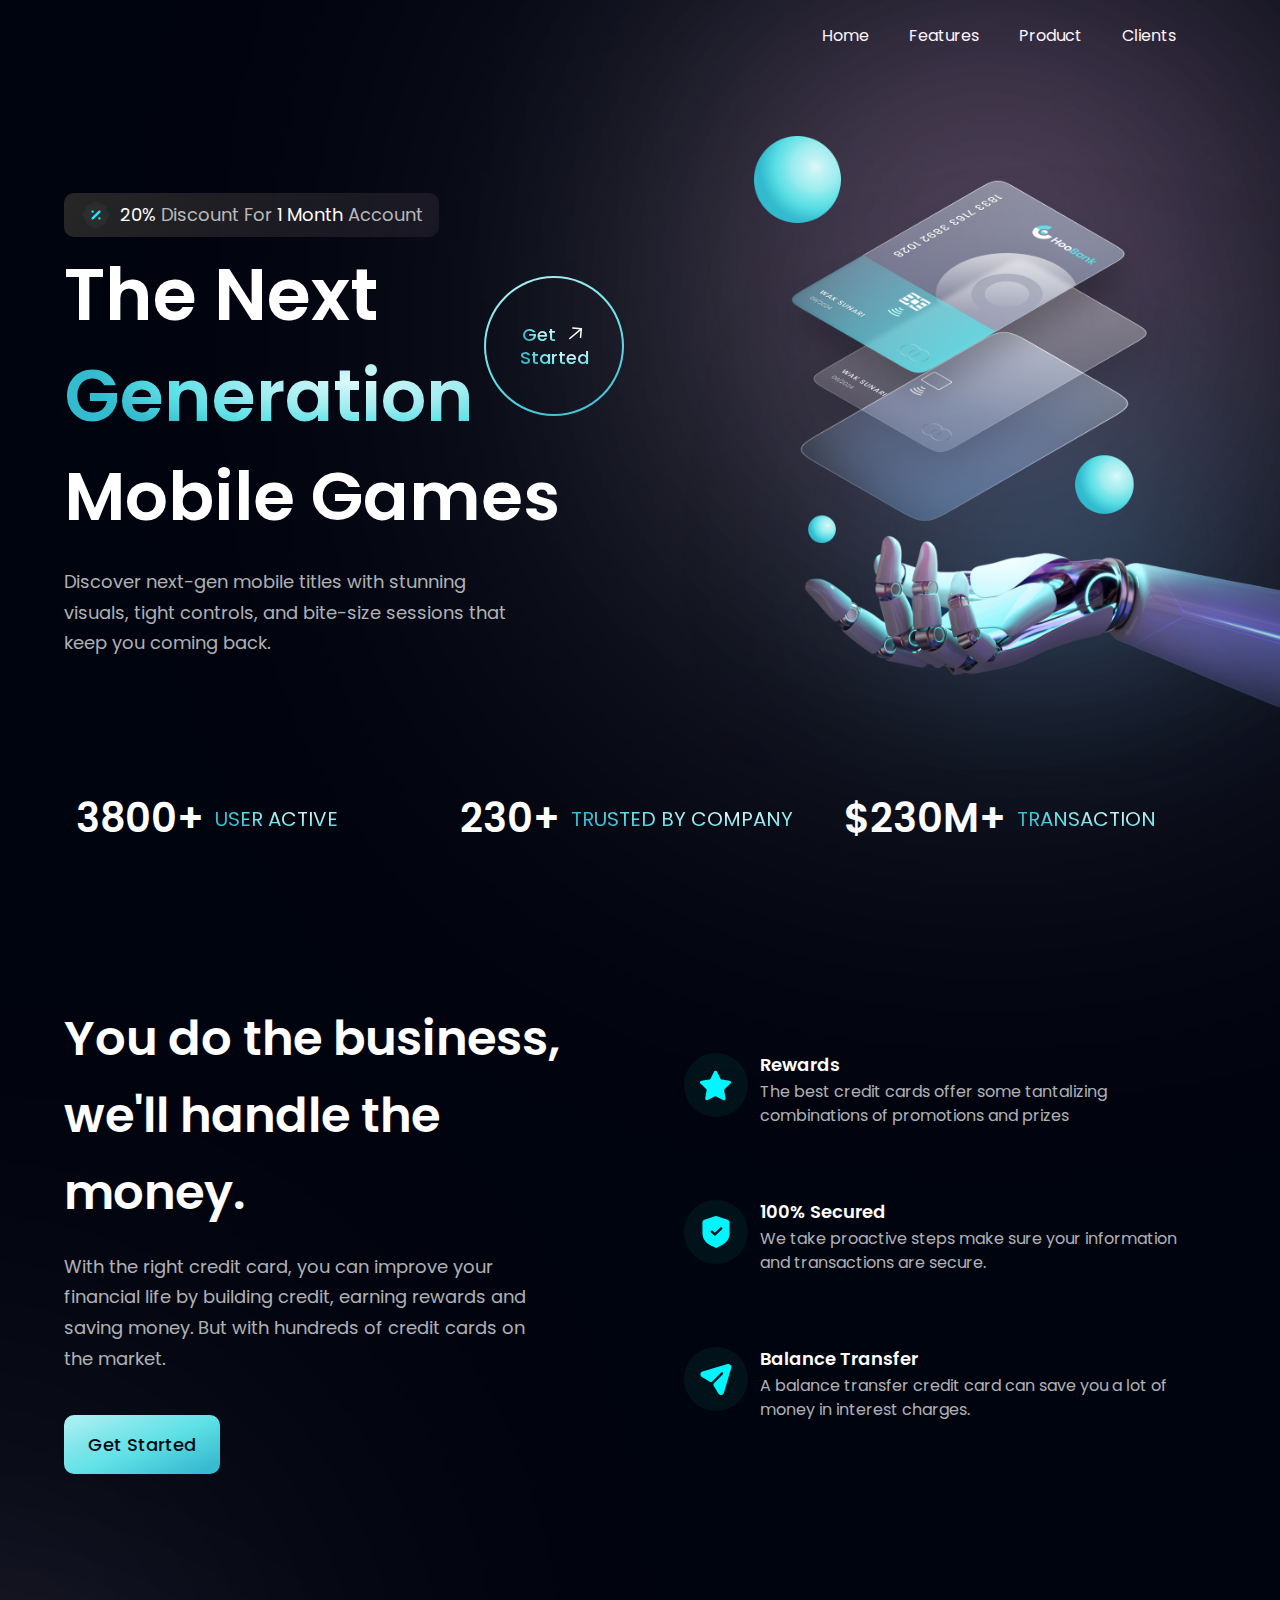
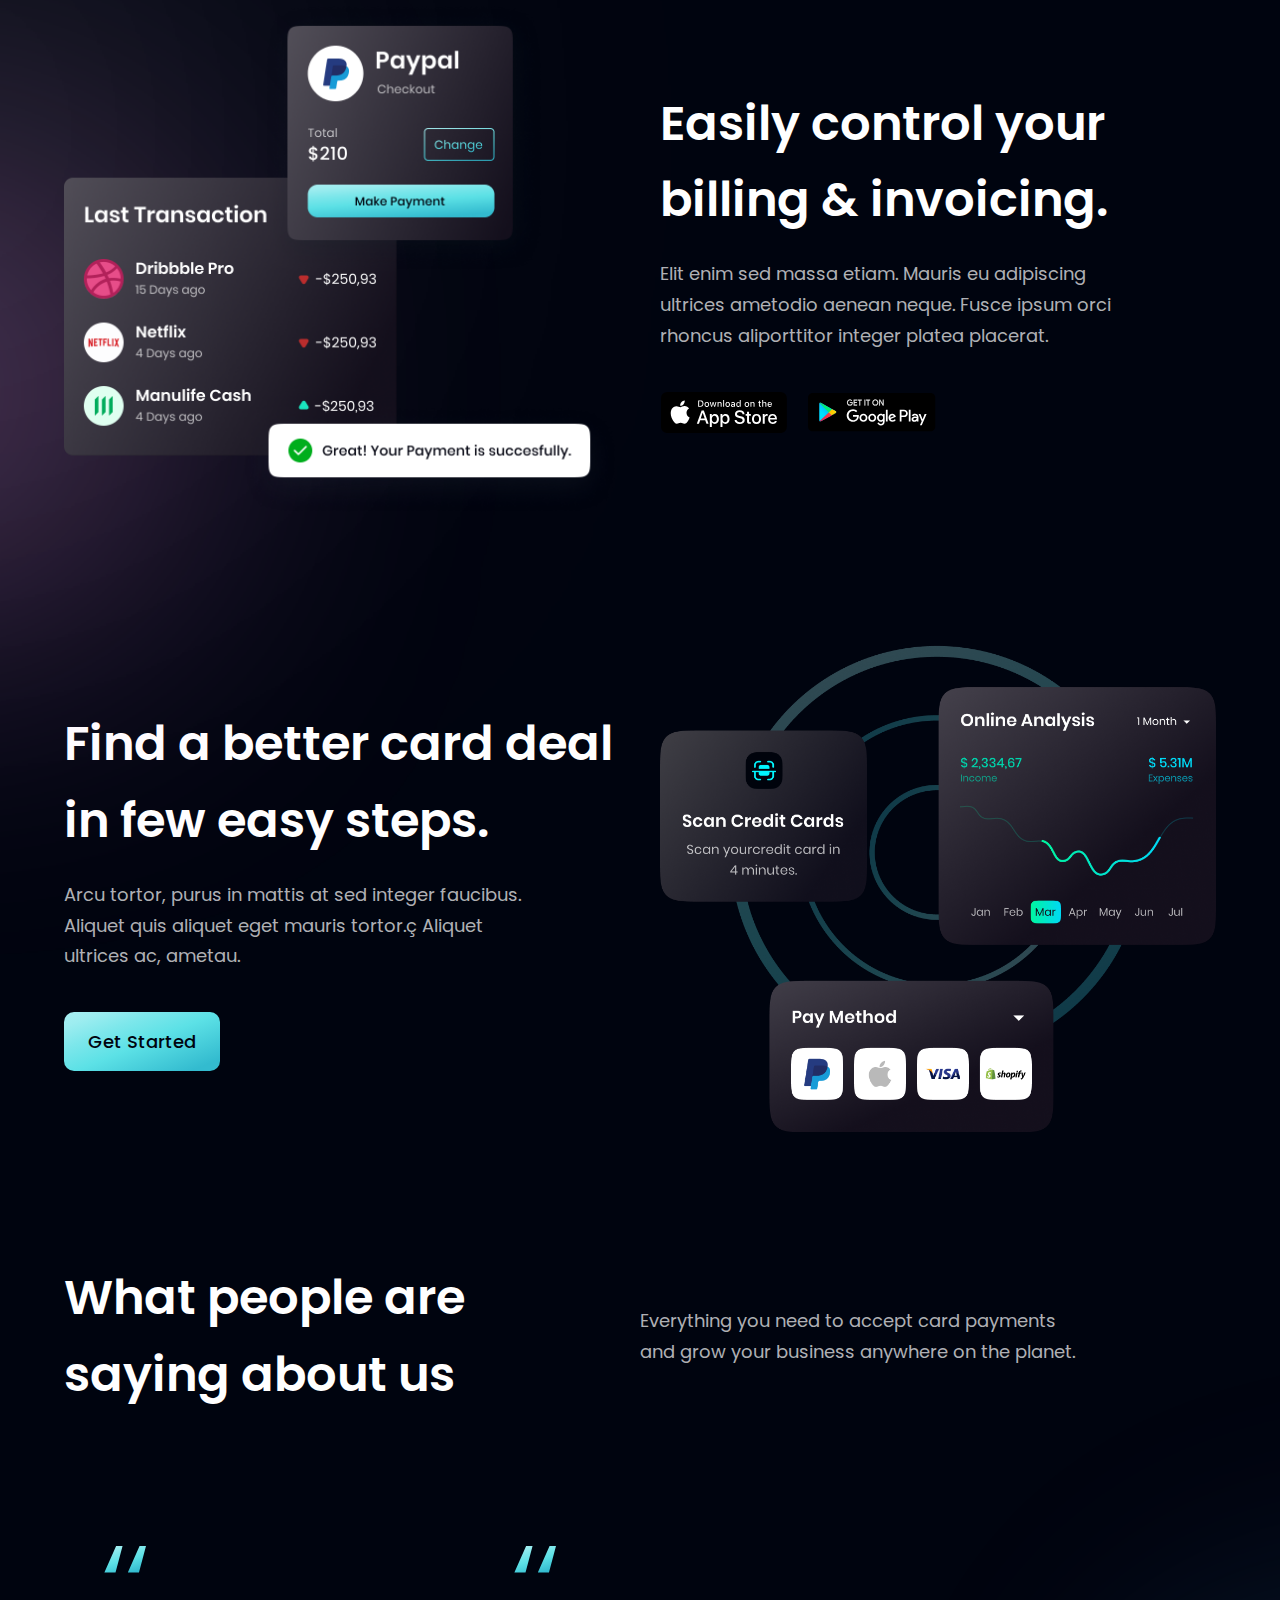
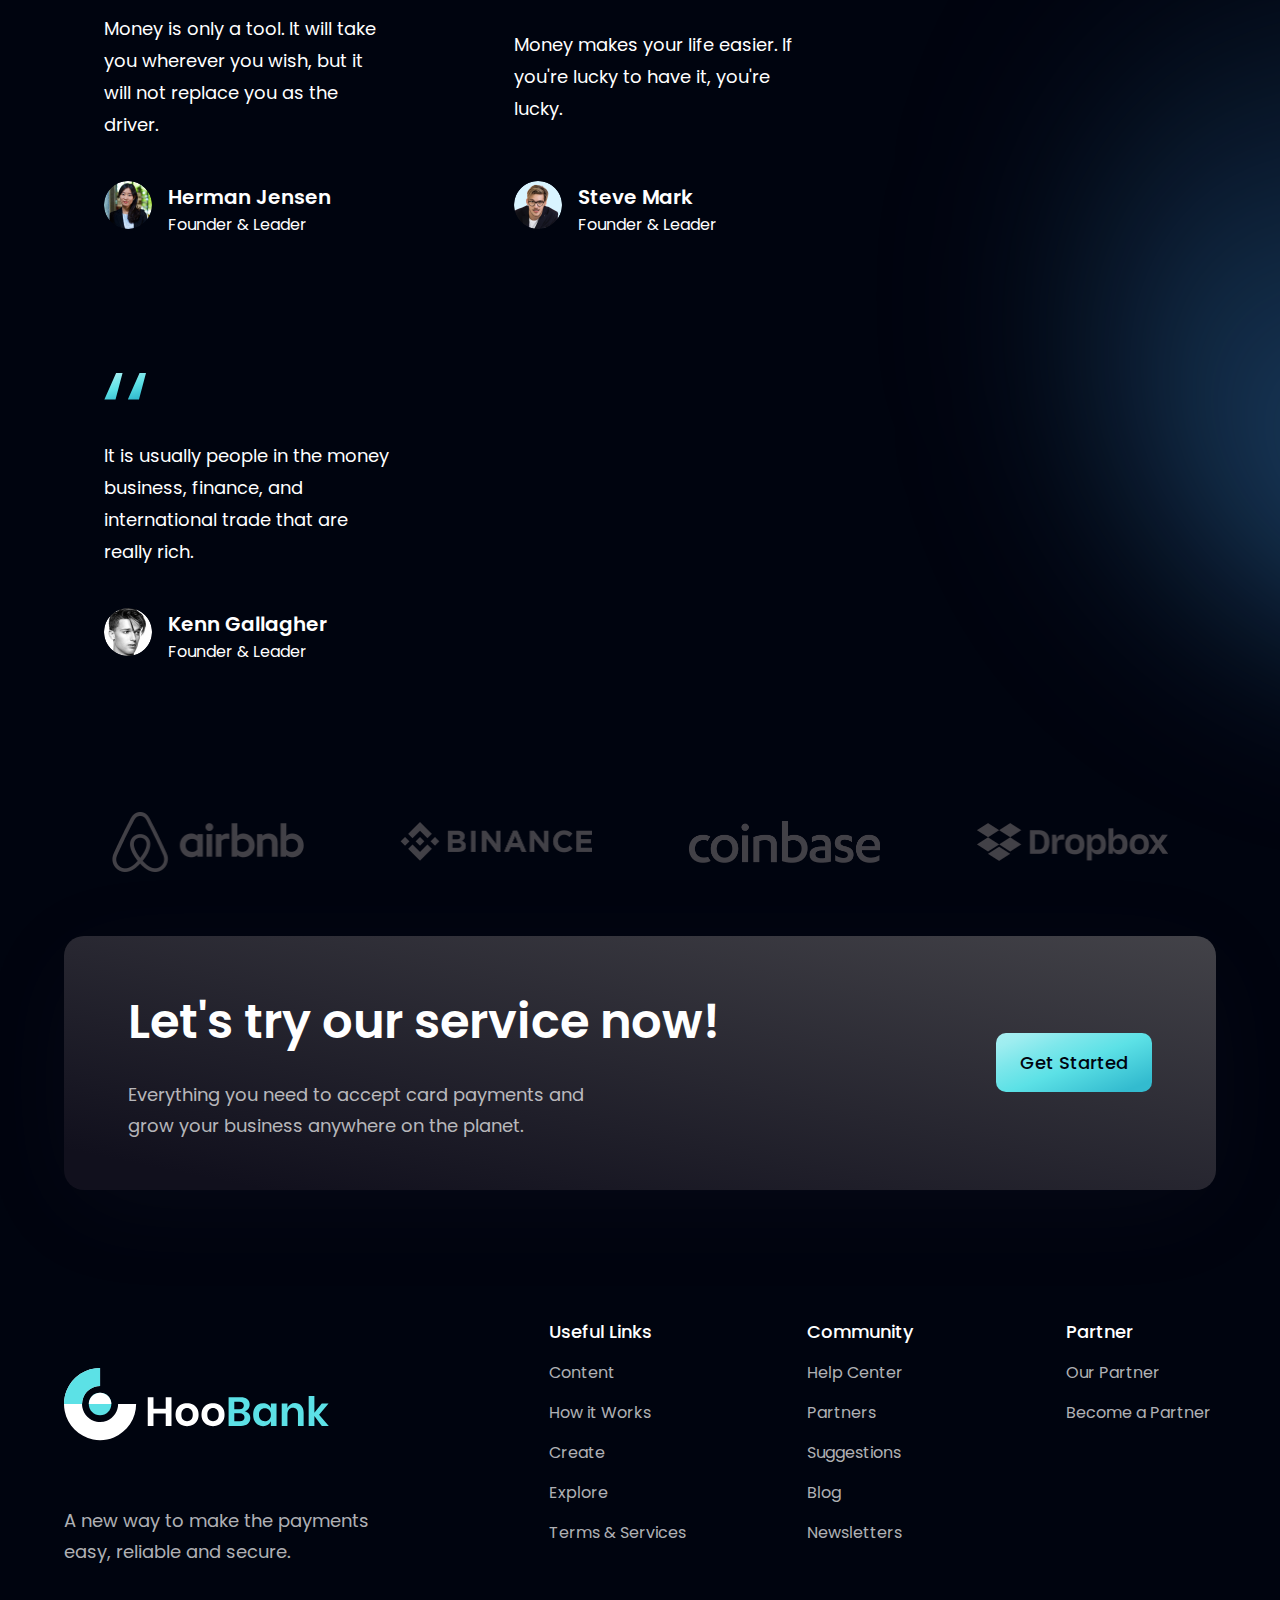
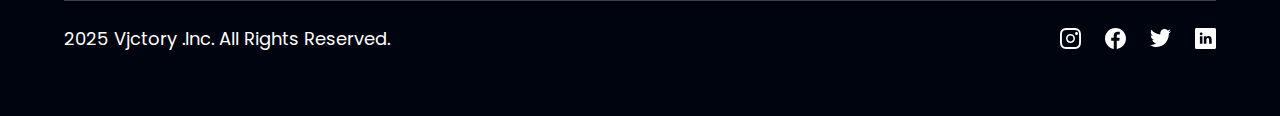
<file: index.html>
<!DOCTYPE html>
<html lang="en">
  <head>
    <meta charset="UTF-8" />
    <link rel="icon" type="image/svg+xml" href="vite.svg" />
    <meta name="viewport" content="width=device-width, initial-scale=1.0" />
    <title>Vjctory .Inc</title>
    <script type="module" crossorigin src="assets/index-43606d07.js"></script>
    <link rel="stylesheet" href="assets/index-46eeb161.css">
  </head>
  <body>
    <div id="root"></div>
    
  </body>
</html>
</file>
<file: assets/index-46eeb161.css>
@import"https://fonts.googleapis.com/css2?family=Poppins:wght@400;500;600;700;800;900&display=swap";*,:before,:after{box-sizing:border-box;border-width:0;border-style:solid;border-color:#e5e7eb}:before,:after{--tw-content: ""}html{line-height:1.5;-webkit-text-size-adjust:100%;-moz-tab-size:4;-o-tab-size:4;tab-size:4;font-family:ui-sans-serif,system-ui,-apple-system,BlinkMacSystemFont,Segoe UI,Roboto,Helvetica Neue,Arial,Noto Sans,sans-serif,"Apple Color Emoji","Segoe UI Emoji",Segoe UI Symbol,"Noto Color Emoji";font-feature-settings:normal}body{margin:0;line-height:inherit}hr{height:0;color:inherit;border-top-width:1px}abbr:where([title]){-webkit-text-decoration:underline dotted;text-decoration:underline dotted}h1,h2,h3,h4,h5,h6{font-size:inherit;font-weight:inherit}a{color:inherit;text-decoration:inherit}b,strong{font-weight:bolder}code,kbd,samp,pre{font-family:ui-monospace,SFMono-Regular,Menlo,Monaco,Consolas,Liberation Mono,Courier New,monospace;font-size:1em}small{font-size:80%}sub,sup{font-size:75%;line-height:0;position:relative;vertical-align:baseline}sub{bottom:-.25em}sup{top:-.5em}table{text-indent:0;border-color:inherit;border-collapse:collapse}button,input,optgroup,select,textarea{font-family:inherit;font-size:100%;font-weight:inherit;line-height:inherit;color:inherit;margin:0;padding:0}button,select{text-transform:none}button,[type=button],[type=reset],[type=submit]{-webkit-appearance:button;background-color:transparent;background-image:none}:-moz-focusring{outline:auto}:-moz-ui-invalid{box-shadow:none}progress{vertical-align:baseline}::-webkit-inner-spin-button,::-webkit-outer-spin-button{height:auto}[type=search]{-webkit-appearance:textfield;outline-offset:-2px}::-webkit-search-decoration{-webkit-appearance:none}::-webkit-file-upload-button{-webkit-appearance:button;font:inherit}summary{display:list-item}blockquote,dl,dd,h1,h2,h3,h4,h5,h6,hr,figure,p,pre{margin:0}fieldset{margin:0;padding:0}legend{padding:0}ol,ul,menu{list-style:none;margin:0;padding:0}textarea{resize:vertical}input::-moz-placeholder,textarea::-moz-placeholder{opacity:1;color:#9ca3af}input::placeholder,textarea::placeholder{opacity:1;color:#9ca3af}button,[role=button]{cursor:pointer}:disabled{cursor:default}img,svg,video,canvas,audio,iframe,embed,object{display:block;vertical-align:middle}img,video{max-width:100%;height:auto}[hidden]{display:none}*,:before,:after{--tw-border-spacing-x: 0;--tw-border-spacing-y: 0;--tw-translate-x: 0;--tw-translate-y: 0;--tw-rotate: 0;--tw-skew-x: 0;--tw-skew-y: 0;--tw-scale-x: 1;--tw-scale-y: 1;--tw-pan-x: ;--tw-pan-y: ;--tw-pinch-zoom: ;--tw-scroll-snap-strictness: proximity;--tw-ordinal: ;--tw-slashed-zero: ;--tw-numeric-figure: ;--tw-numeric-spacing: ;--tw-numeric-fraction: ;--tw-ring-inset: ;--tw-ring-offset-width: 0px;--tw-ring-offset-color: #fff;--tw-ring-color: rgb(59 130 246 / .5);--tw-ring-offset-shadow: 0 0 #0000;--tw-ring-shadow: 0 0 #0000;--tw-shadow: 0 0 #0000;--tw-shadow-colored: 0 0 #0000;--tw-blur: ;--tw-brightness: ;--tw-contrast: ;--tw-grayscale: ;--tw-hue-rotate: ;--tw-invert: ;--tw-saturate: ;--tw-sepia: ;--tw-drop-shadow: ;--tw-backdrop-blur: ;--tw-backdrop-brightness: ;--tw-backdrop-contrast: ;--tw-backdrop-grayscale: ;--tw-backdrop-hue-rotate: ;--tw-backdrop-invert: ;--tw-backdrop-opacity: ;--tw-backdrop-saturate: ;--tw-backdrop-sepia: }::backdrop{--tw-border-spacing-x: 0;--tw-border-spacing-y: 0;--tw-translate-x: 0;--tw-translate-y: 0;--tw-rotate: 0;--tw-skew-x: 0;--tw-skew-y: 0;--tw-scale-x: 1;--tw-scale-y: 1;--tw-pan-x: ;--tw-pan-y: ;--tw-pinch-zoom: ;--tw-scroll-snap-strictness: proximity;--tw-ordinal: ;--tw-slashed-zero: ;--tw-numeric-figure: ;--tw-numeric-spacing: ;--tw-numeric-fraction: ;--tw-ring-inset: ;--tw-ring-offset-width: 0px;--tw-ring-offset-color: #fff;--tw-ring-color: rgb(59 130 246 / .5);--tw-ring-offset-shadow: 0 0 #0000;--tw-ring-shadow: 0 0 #0000;--tw-shadow: 0 0 #0000;--tw-shadow-colored: 0 0 #0000;--tw-blur: ;--tw-brightness: ;--tw-contrast: ;--tw-grayscale: ;--tw-hue-rotate: ;--tw-invert: ;--tw-saturate: ;--tw-sepia: ;--tw-drop-shadow: ;--tw-backdrop-blur: ;--tw-backdrop-brightness: ;--tw-backdrop-contrast: ;--tw-backdrop-grayscale: ;--tw-backdrop-hue-rotate: ;--tw-backdrop-invert: ;--tw-backdrop-opacity: ;--tw-backdrop-saturate: ;--tw-backdrop-sepia: }.absolute{position:absolute}.relative{position:relative}.-left-1\/2{left:-50%}.-right-\[50\%\]{right:-50%}.bottom-0{bottom:0px}.bottom-20{bottom:5rem}.bottom-40{bottom:10rem}.right-0{right:0px}.right-20{right:5rem}.top-0{top:0px}.top-20{top:5rem}.z-\[0\]{z-index:0}.z-\[1\]{z-index:1}.z-\[3\]{z-index:3}.z-\[5\]{z-index:5}.m-3{margin:.75rem}.mx-4{margin-left:1rem;margin-right:1rem}.mx-6{margin-left:1.5rem;margin-right:1.5rem}.my-10{margin-top:2.5rem;margin-bottom:2.5rem}.my-2{margin-top:.5rem;margin-bottom:.5rem}.my-4{margin-top:1rem;margin-bottom:1rem}.my-5{margin-top:1.25rem;margin-bottom:1.25rem}.my-6{margin-top:1.5rem;margin-bottom:1.5rem}.mb-0{margin-bottom:0}.mb-1{margin-bottom:.25rem}.mb-2{margin-bottom:.5rem}.mb-4{margin-bottom:1rem}.mb-6{margin-bottom:1.5rem}.mb-8{margin-bottom:2rem}.ml-0{margin-left:0}.ml-2{margin-left:.5rem}.ml-3{margin-left:.75rem}.ml-4{margin-left:1rem}.mr-0{margin-right:0}.mr-10{margin-right:2.5rem}.mr-2{margin-right:.5rem}.mr-5{margin-right:1.25rem}.mr-6{margin-right:1.5rem}.mt-10{margin-top:2.5rem}.mt-4{margin-top:1rem}.mt-5{margin-top:1.25rem}.mt-6{margin-top:1.5rem}.flex{display:flex}.hidden{display:none}.h-\[100\%\]{height:100%}.h-\[140px\]{height:140px}.h-\[172px\]{height:172px}.h-\[21px\]{height:21px}.h-\[23px\]{height:23px}.h-\[27px\]{height:27px}.h-\[28px\]{height:28px}.h-\[32px\]{height:32px}.h-\[35\%\]{height:35%}.h-\[42px\]{height:42px}.h-\[48px\]{height:48px}.h-\[50\%\]{height:50%}.h-\[60\%\]{height:60%}.h-\[64px\]{height:64px}.h-\[80\%\]{height:80%}.w-\[100\%\]{width:100%}.w-\[100px\]{width:100px}.w-\[124px\]{width:124px}.w-\[128px\]{width:128px}.w-\[140px\]{width:140px}.w-\[21px\]{width:21px}.w-\[23px\]{width:23px}.w-\[266px\]{width:266px}.w-\[28px\]{width:28px}.w-\[32px\]{width:32px}.w-\[40\%\]{width:40%}.w-\[42px\]{width:42px}.w-\[48px\]{width:48px}.w-\[50\%\]{width:50%}.w-\[60\%\]{width:60%}.w-\[64px\]{width:64px}.w-\[80\%\]{width:80%}.w-full{width:100%}.min-w-\[120px\]{min-width:120px}.min-w-\[140px\]{min-width:140px}.min-w-\[150px\]{min-width:150px}.max-w-\[310px\]{max-width:310px}.max-w-\[370px\]{max-width:370px}.max-w-\[450px\]{max-width:450px}.max-w-\[470px\]{max-width:470px}.flex-1{flex:1 1 0%}.flex-\[1\.5\]{flex:1.5}.grow{flex-grow:1}.cursor-pointer{cursor:pointer}.list-none{list-style-type:none}.flex-row{flex-direction:row}.flex-col{flex-direction:column}.flex-col-reverse{flex-direction:column-reverse}.flex-wrap{flex-wrap:wrap}.items-start{align-items:flex-start}.items-center{align-items:center}.justify-start{justify-content:flex-start}.justify-end{justify-content:flex-end}.justify-center{justify-content:center}.justify-between{justify-content:space-between}.overflow-hidden{overflow:hidden}.rounded-\[10px\]{border-radius:10px}.rounded-\[20px\]{border-radius:20px}.rounded-full{border-radius:9999px}.rounded-xl{border-radius:.75rem}.border-t-\[1px\]{border-top-width:1px}.border-t-\[\#3F3E45\]{--tw-border-opacity: 1;border-top-color:rgb(63 62 69 / var(--tw-border-opacity))}.bg-dimBlue{background-color:#09977c1a}.bg-primary{--tw-bg-opacity: 1;background-color:rgb(0 4 15 / var(--tw-bg-opacity))}.object-contain{-o-object-fit:contain;object-fit:contain}.p-6{padding:1.5rem}.p-\[2px\]{padding:2px}.px-10{padding-left:2.5rem;padding-right:2.5rem}.px-4{padding-left:1rem;padding-right:1rem}.px-6{padding-left:1.5rem;padding-right:1.5rem}.py-12{padding-top:3rem;padding-bottom:3rem}.py-4{padding-top:1rem;padding-bottom:1rem}.py-6{padding-top:1.5rem;padding-bottom:1.5rem}.py-\[6px\]{padding-top:6px;padding-bottom:6px}.pt-6{padding-top:1.5rem}.text-left{text-align:left}.text-center{text-align:center}.font-poppins{font-family:Poppins,sans-serif}.text-\[15px\]{font-size:15px}.text-\[16px\]{font-size:16px}.text-\[18px\]{font-size:18px}.text-\[20px\]{font-size:20px}.text-\[30px\]{font-size:30px}.text-\[40px\]{font-size:40px}.text-\[52px\]{font-size:52px}.font-medium{font-weight:500}.font-normal{font-weight:400}.font-semibold{font-weight:600}.uppercase{text-transform:uppercase}.leading-\[21px\]{line-height:21px}.leading-\[23px\]{line-height:23px}.leading-\[24px\]{line-height:24px}.leading-\[27px\]{line-height:27px}.leading-\[30\.8px\]{line-height:30.8px}.leading-\[32px\]{line-height:32px}.leading-\[43px\]{line-height:43px}.leading-\[66\.8px\]{line-height:66.8px}.leading-\[75px\]{line-height:75px}.text-dimWhite{color:#ffffffb3}.text-primary{--tw-text-opacity: 1;color:rgb(0 4 15 / var(--tw-text-opacity))}.text-white{--tw-text-opacity: 1;color:rgb(255 255 255 / var(--tw-text-opacity))}.outline-none{outline:2px solid transparent;outline-offset:2px}:root{--black-gradient: linear-gradient( 144.39deg, #ffffff -278.56%, #6d6d6d -78.47%, #11101d 91.61% );--card-shadow: 0px 20px 100px -10px rgba(66, 71, 91, .1)}*{scroll-behavior:smooth}.text-gradient{background:radial-gradient(64.18% 64.18% at 71.16% 35.69%,#def9fa .89%,#bef3f5 17.23%,#9dedf0 42.04%,#7de7eb 55.12%,#5ce1e6 71.54%,#33bbcf 100%);-webkit-background-clip:text;-webkit-text-fill-color:transparent;background-clip:text;text-fill-color:transparent}.bg-blue-gradient{background:linear-gradient(157.81deg,#def9fa -43.27%,#bef3f5 -21.24%,#9dedf0 12.19%,#7de7eb 29.82%,#5ce1e6 51.94%,#33bbcf 90.29%)}.bg-black-gradient{background:linear-gradient(144.39deg,#ffffff -278.56%,#6d6d6d -78.47%,#11101d 91.61%)}.bg-black-gradient-2{background:linear-gradient(-168.39deg,#ffffff -278.56%,#6d6d6d -78.47%,#11101d 91.61%)}.bg-gray-gradient{background:linear-gradient(153.47deg,rgba(255,255,255,0) -341.94%,#14101d 95.11%)}.bg-discount-gradient{background:linear-gradient(125.17deg,#272727 0%,#11101d 100%)}.box-shadow{box-shadow:0 20px 100px -10px #42475b1a}.sidebar{animation:slide-top .5s cubic-bezier(.25,.46,.45,.94) both}@keyframes slide-top{0%{transform:translateY(100px)}to{transform:translateY(0)}}.feature-card:hover{background:var(--black-gradient);box-shadow:var(--card-shadow)}.feedback-container .feedback-card:last-child{margin-right:0}.feedback-card{background:transparent}.feedback-card:hover{background:var(--black-gradient)}.blue__gradient{background:linear-gradient(180deg,rgba(188,165,255,0) 0%,#214d76 100%);filter:blur(100px)}.pink__gradient{background:linear-gradient(90deg,#f4c4f3 0%,#fc67fa 100%);filter:blur(200px)}.white__gradient{background:rgba(255,255,255,.6);filter:blur(300px)}.hover\:text-secondary:hover{--tw-text-opacity: 1;color:rgb(0 246 255 / var(--tw-text-opacity))}@media (min-width: 480px){.xs\:text-\[20px\]{font-size:20px}.xs\:text-\[40px\]{font-size:40px}.xs\:text-\[48px\]{font-size:48px}.xs\:leading-\[26px\]{line-height:26px}.xs\:leading-\[53px\]{line-height:53px}.xs\:leading-\[76\.8px\]{line-height:76.8px}}@media (min-width: 620px){.ss\:my-0{margin-top:0;margin-bottom:0}.ss\:flex{display:flex}.ss\:hidden{display:none}.ss\:text-\[68px\]{font-size:68px}.ss\:text-\[72px\]{font-size:72px}.ss\:leading-\[100\.8px\]{line-height:100.8px}.ss\:leading-\[100px\]{line-height:100px}}@media (min-width: 768px){.sm\:mx-16{margin-left:4rem;margin-right:4rem}.sm\:my-16{margin-top:4rem;margin-bottom:4rem}.sm\:mb-16{margin-bottom:4rem}.sm\:mb-20{margin-bottom:5rem}.sm\:ml-10{margin-left:2.5rem}.sm\:mr-5{margin-right:1.25rem}.sm\:mt-10{margin-top:2.5rem}.sm\:block{display:block}.sm\:flex{display:flex}.sm\:hidden{display:none}.sm\:w-\[192px\]{width:192px}.sm\:min-w-\[192px\]{min-width:192px}.sm\:flex-row{flex-direction:row}.sm\:justify-start{justify-content:flex-start}.sm\:px-16{padding-left:4rem;padding-right:4rem}.sm\:py-12{padding-top:3rem;padding-bottom:3rem}.sm\:py-16{padding-top:4rem;padding-bottom:4rem}}@media (min-width: 1060px){.md\:my-0{margin-top:0;margin-bottom:0}.md\:ml-10{margin-left:2.5rem}.md\:mr-10{margin-right:2.5rem}.md\:mr-4{margin-right:1rem}.md\:mt-0{margin-top:0}.md\:flex-row{flex-direction:row}}@media (min-width: 1700px){.xl\:max-w-\[1280px\]{max-width:1280px}.xl\:px-0{padding-left:0;padding-right:0}}
</file>
